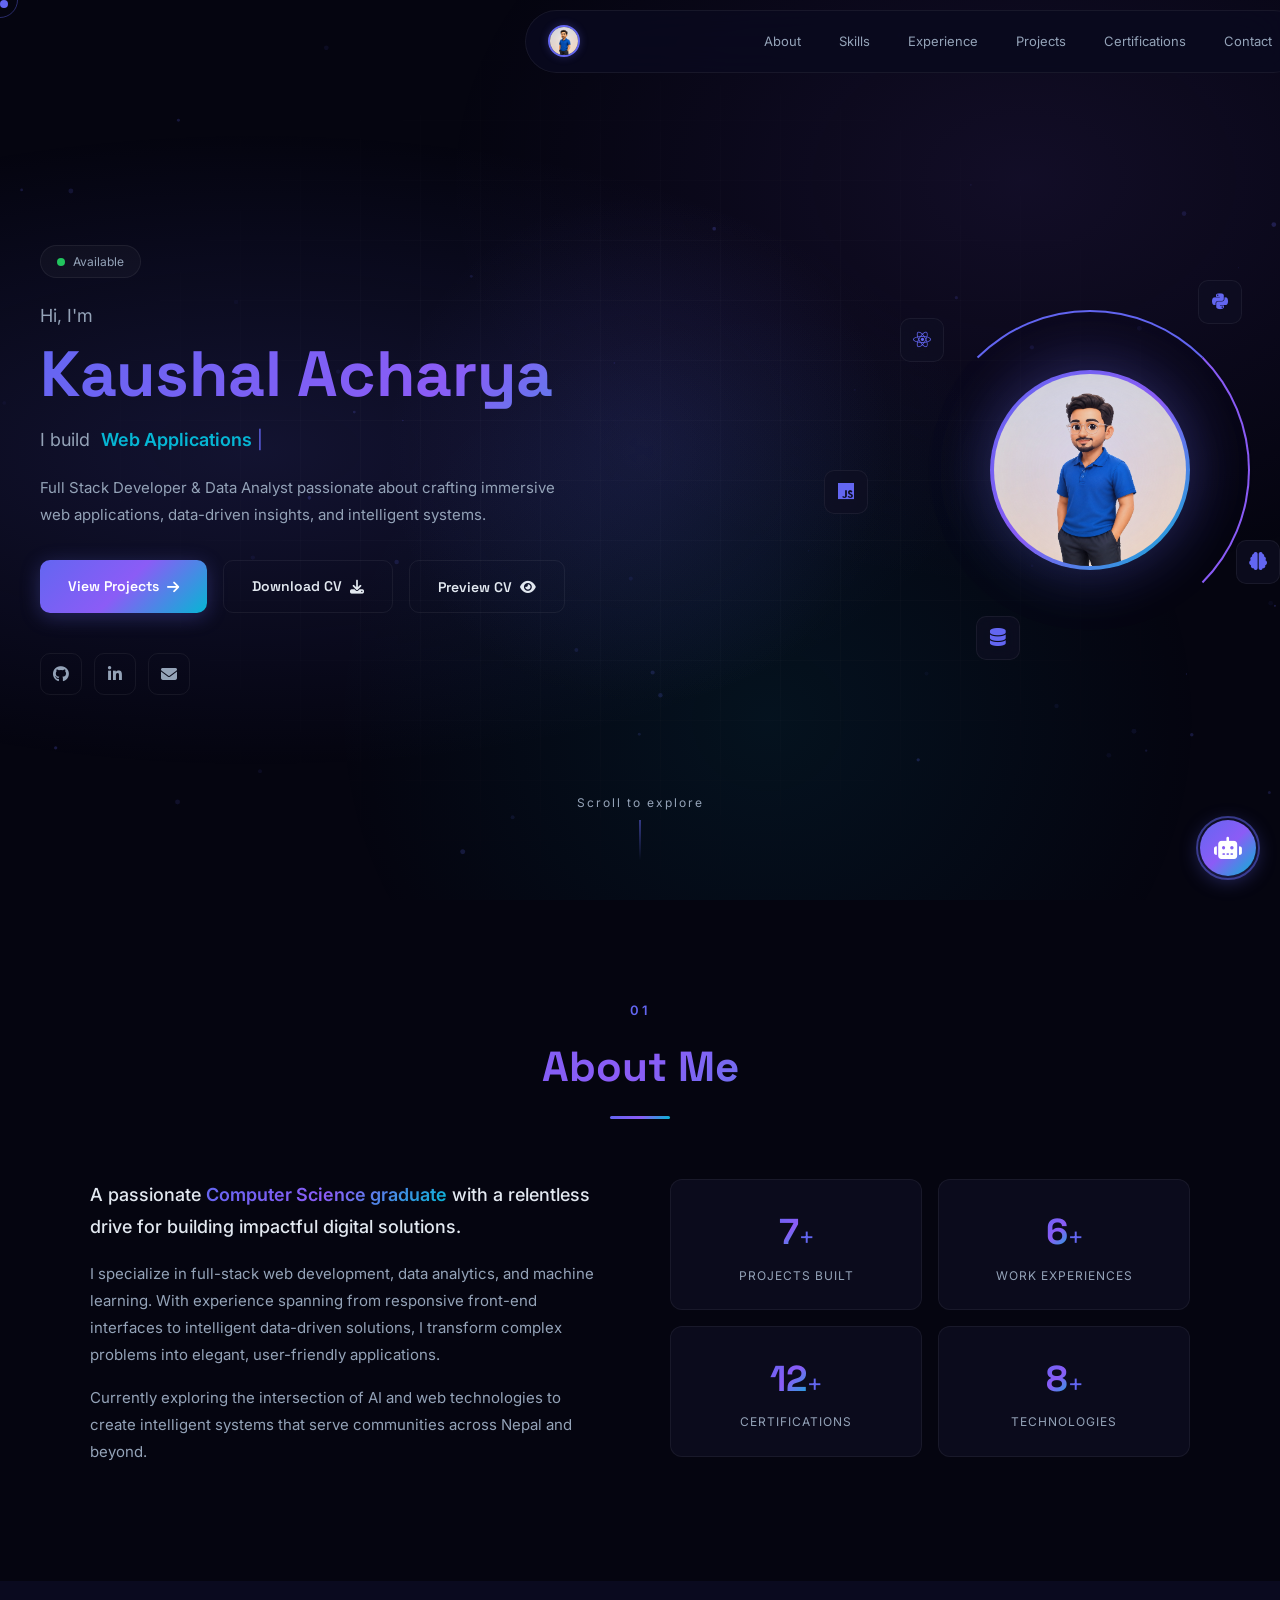
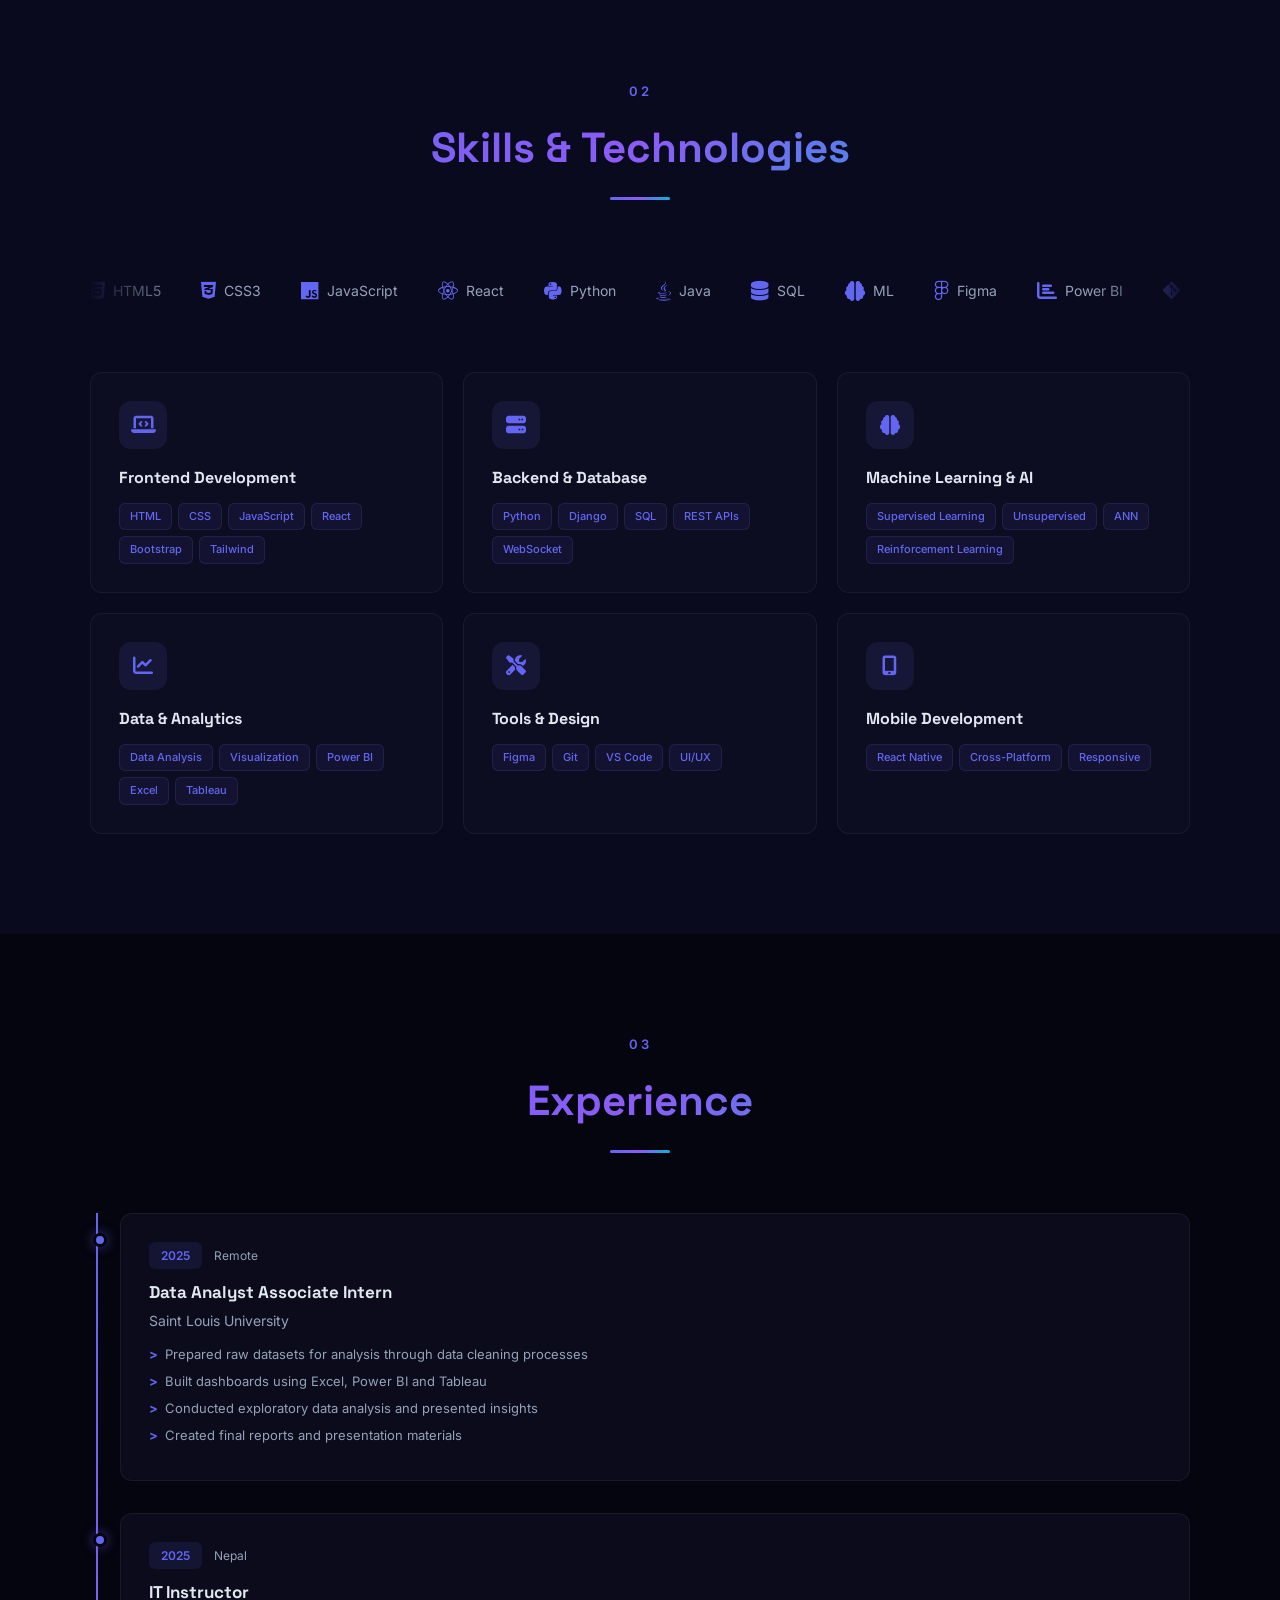
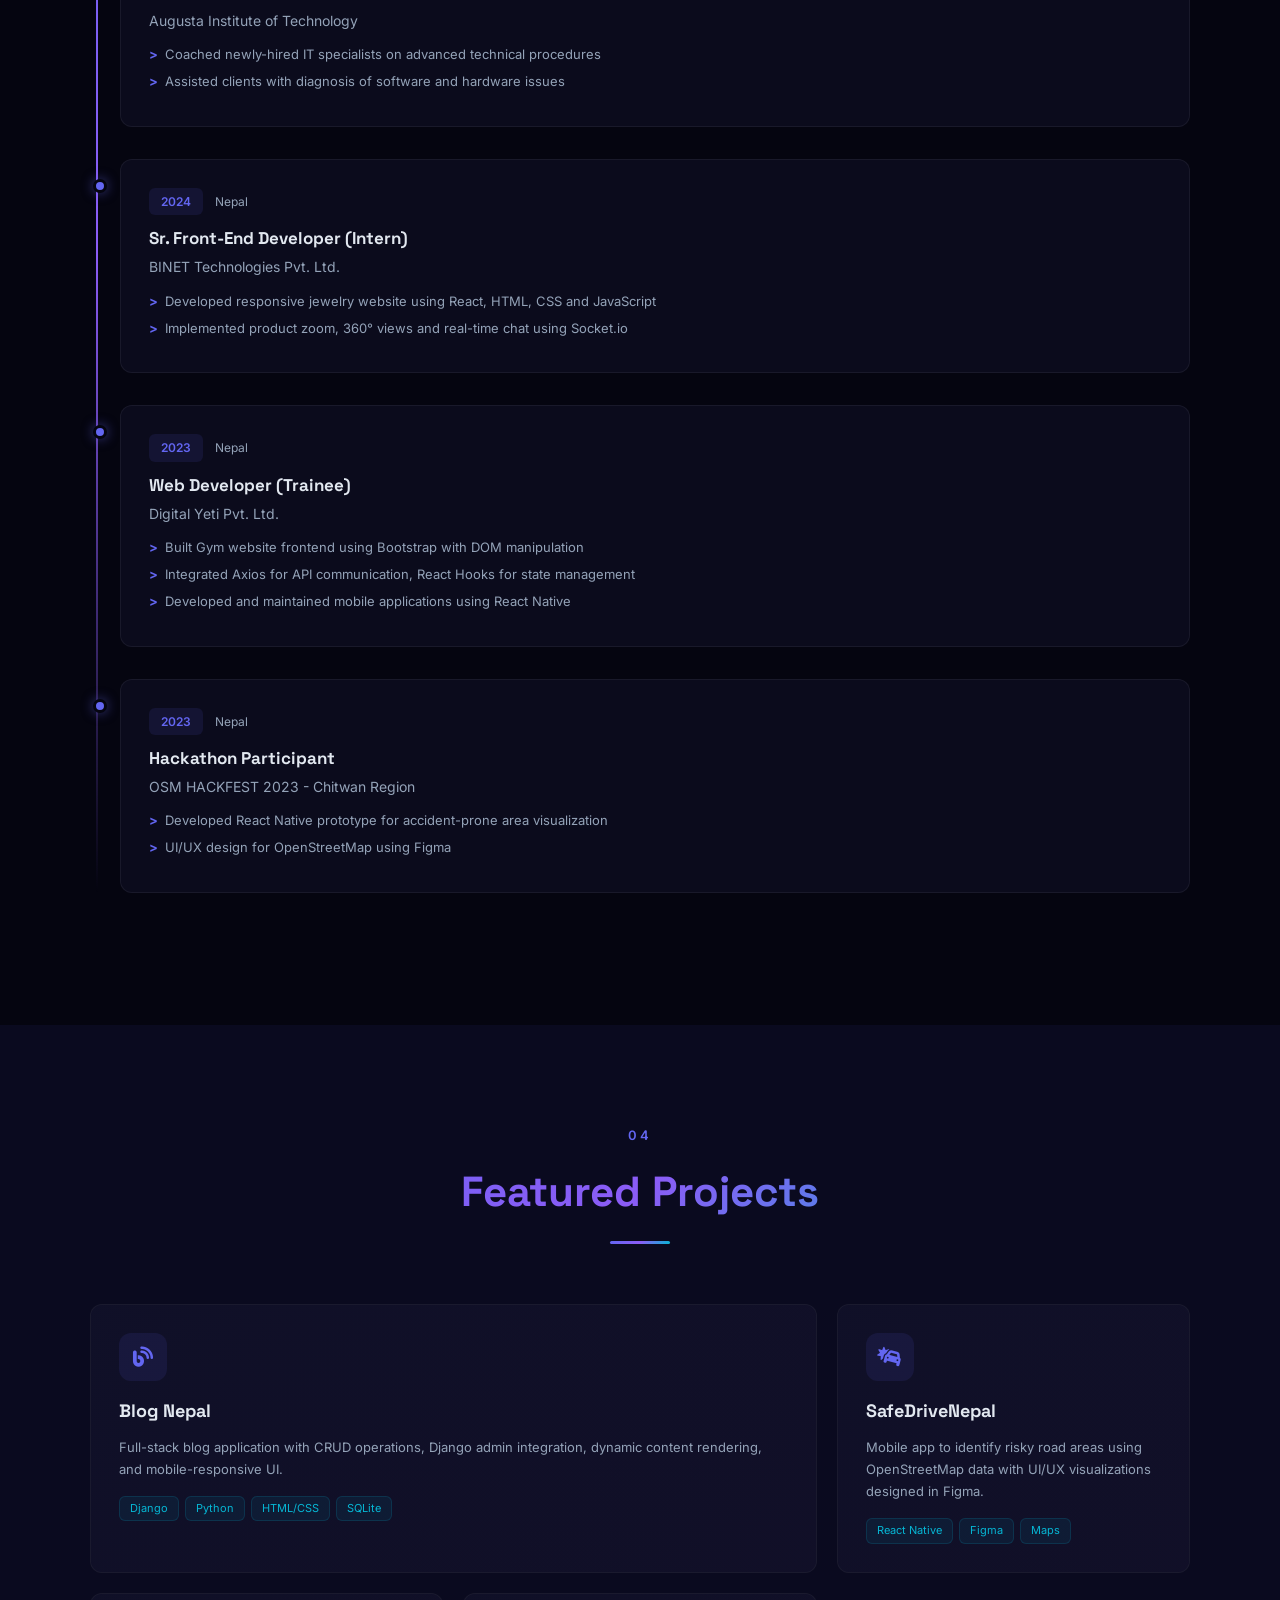
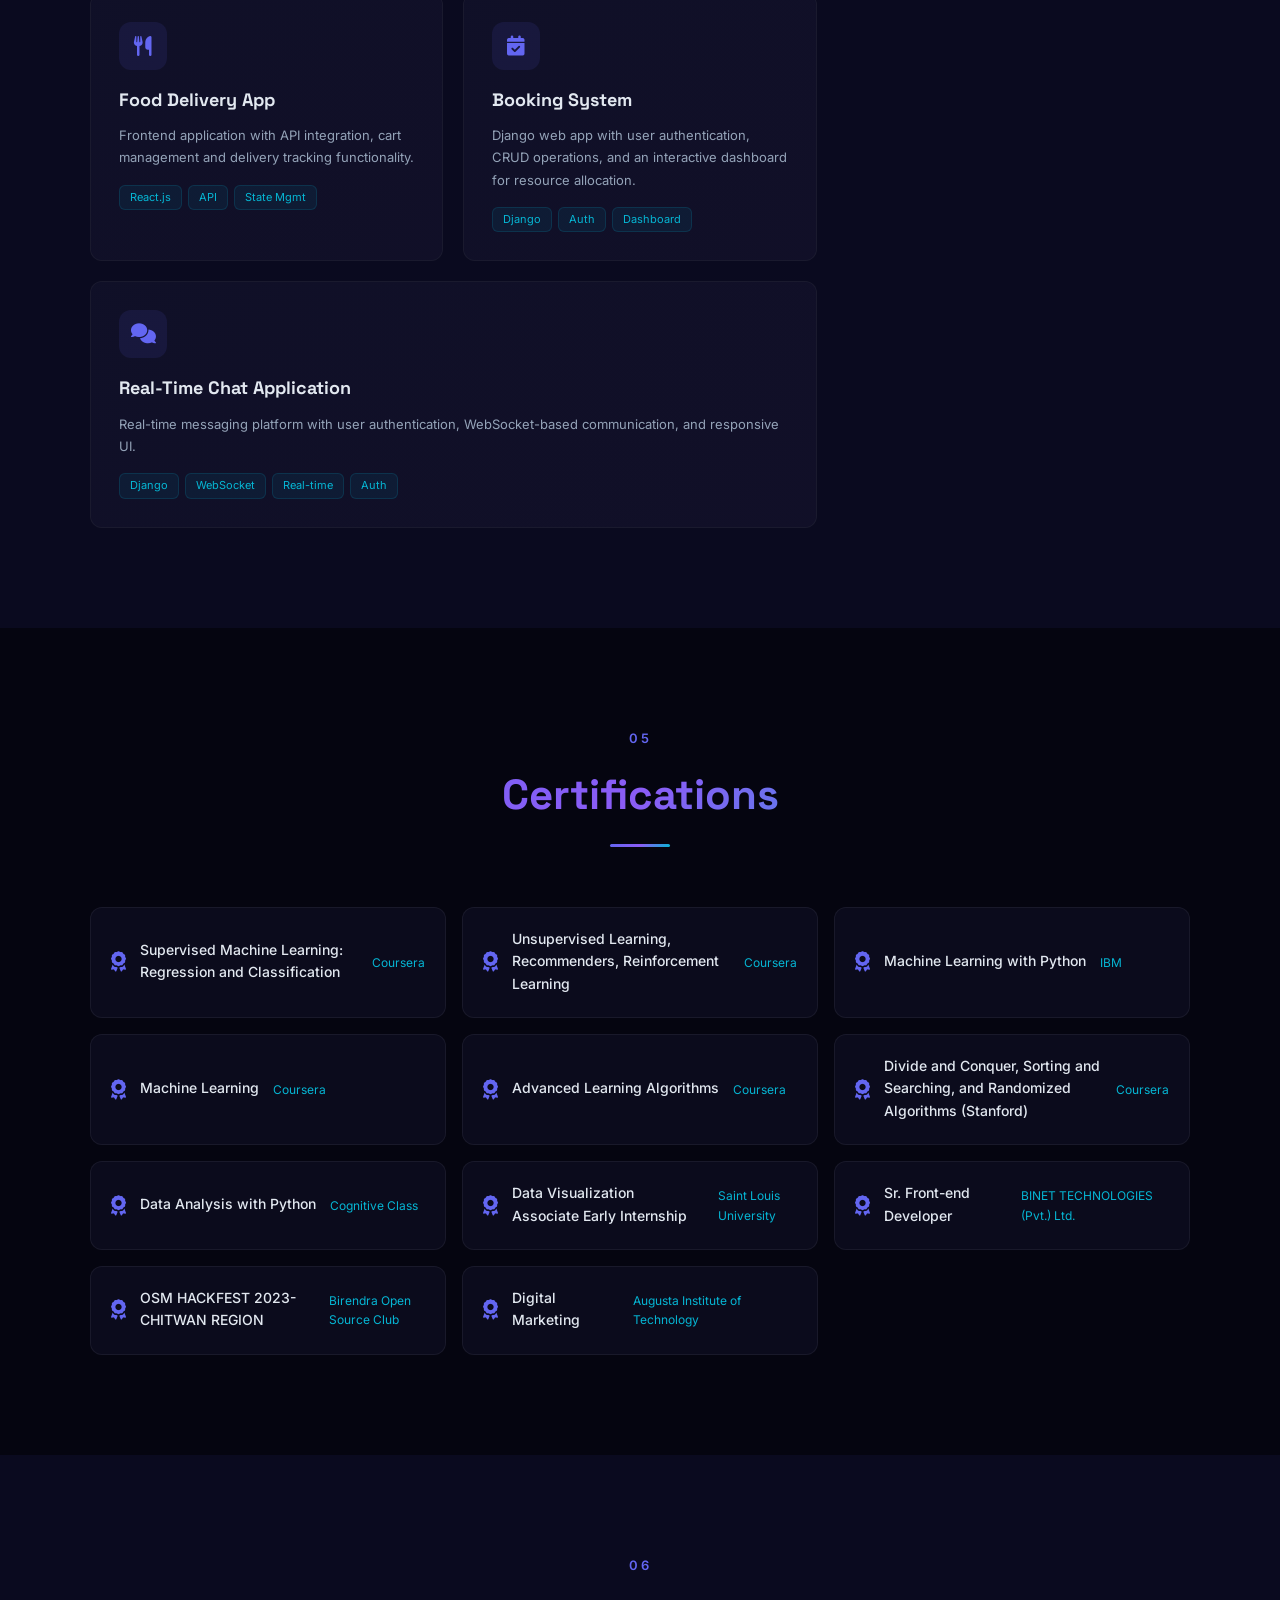
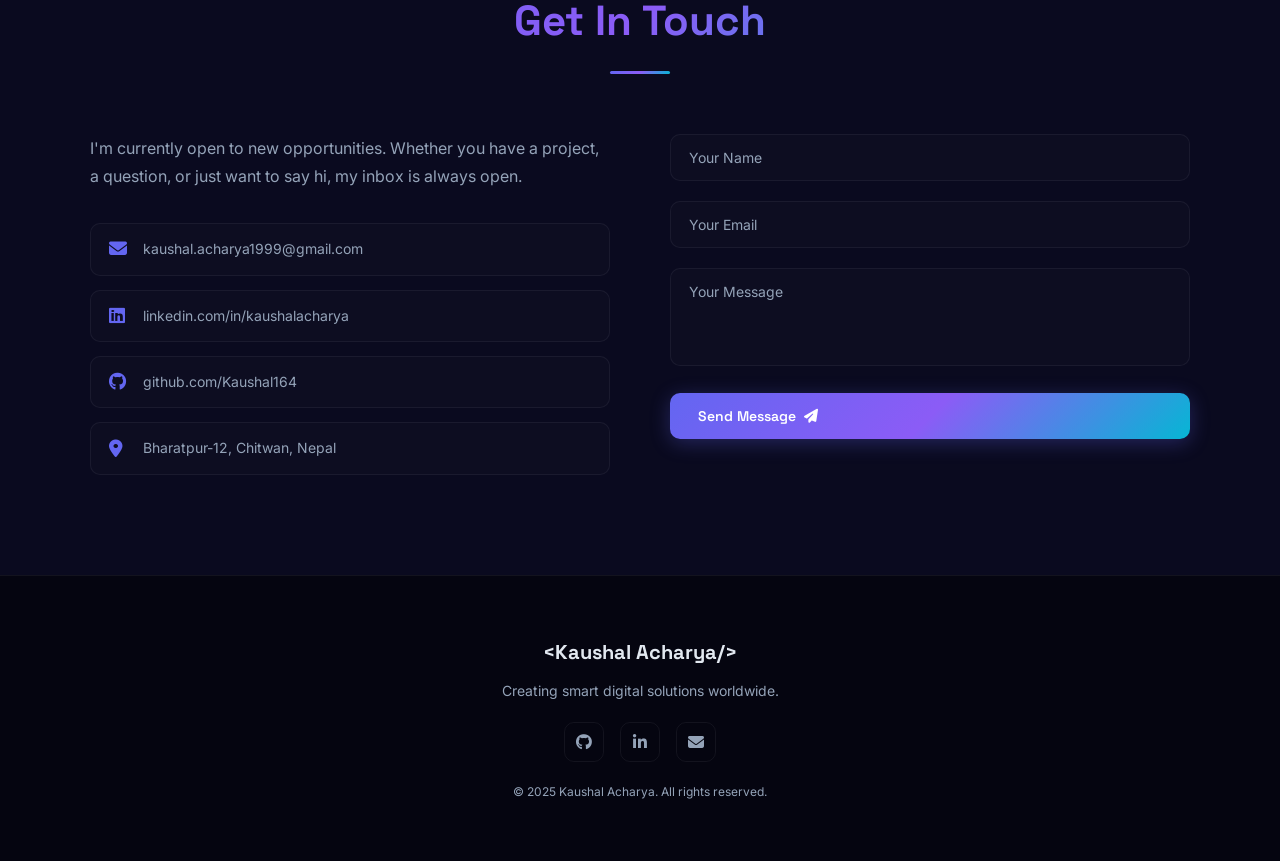
<file: index.html>
<!DOCTYPE html>
<html lang="en" class="dark">
<head>
    <meta charset="UTF-8">
    <meta name="viewport" content="width=device-width, initial-scale=1.0">
    <title>Kaushal Acharya | Software Developer & Data Analyst</title>
    <meta name="description" content="Ultra-premium portfolio of Kaushal Acharya - Full Stack Developer, Data Analyst & ML Enthusiast building impactful digital experiences.">
    <meta name="keywords" content="Kaushal Acharya, Software Developer, Data Analyst, Machine Learning, Nepal, Portfolio">
    <meta property="og:title" content="Kaushal Acharya | Developer Portfolio">
    <meta property="og:description" content="Full Stack Developer & Data Analyst crafting digital experiences">
    <meta property="og:type" content="website">
    <meta property="og:url" content="https://www.kaushalacharya.com.np">
    <link rel="canonical" href="https://www.kaushalacharya.com.np">
    <link rel="preconnect" href="https://fonts.googleapis.com">
    <link rel="preconnect" href="https://fonts.gstatic.com" crossorigin>
    <link href="https://fonts.googleapis.com/css2?family=Space+Grotesk:wght@300;400;500;600;700&family=Inter:wght@300;400;500;600;700;800&display=swap" rel="stylesheet">
    <link rel="stylesheet" href="https://cdnjs.cloudflare.com/ajax/libs/font-awesome/6.5.0/css/all.min.css">
    <link rel="stylesheet" href="styles.css">
</head>
<body>
    <!-- Loading Screen -->
    <div class="loader" id="loader">
        <div class="loader-content">
            <div class="loader-logo"><img src="portfolio/main/static/main/images/profile.jpg" alt="KA" style="width:80px;height:80px;border-radius:50%;object-fit:cover;border:3px solid rgba(99,102,241,0.5)"></div>
            <div class="loader-bar"><div class="loader-progress" id="loaderProgress"></div></div>
            <div class="loader-text">Initializing experience...</div>
        </div>
    </div>

    <!-- Custom Cursor -->
    <div class="cursor-dot" id="cursorDot"></div>
    <div class="cursor-outline" id="cursorOutline"></div>

    <!-- Scroll Progress -->
    <div class="scroll-progress" id="scrollProgress"></div>

    <!-- Floating Particles Background -->
    <canvas id="particlesCanvas"></canvas>

    <!-- Navbar -->
    <nav class="navbar" id="navbar">
        <div class="nav-container">
            <a href="#hero" class="nav-logo">
                <img src="portfolio/main/static/main/images/profile.jpg" alt="KA" class="nav-logo-img">
            </a>
            <div class="nav-links" id="navLinks">
                <a href="#about" class="nav-link">About</a>
                <a href="#skills" class="nav-link">Skills</a>
                <a href="#experience" class="nav-link">Experience</a>
                <a href="#projects" class="nav-link">Projects</a>
                <a href="#certifications" class="nav-link">Certifications</a>
                <a href="#contact" class="nav-link">Contact</a>
            </div>
            <div class="nav-actions">
                <button class="nav-toggle" id="navToggle" aria-label="Menu">
                    <span></span><span></span><span></span>
                </button>
            </div>
        </div>
    </nav>

    <!-- Hero Section -->
    <section class="hero" id="hero">
        <div class="hero-bg">
            <div class="hero-gradient"></div>
            <div class="hero-grid"></div>
            <div class="hero-glow"></div>
        </div>
        <div class="hero-content">
            <div class="hero-text">
                <div class="hero-badge">
                    <span class="badge-dot"></span>
                    <span>Available</span>
                </div>
                <h1 class="hero-title">
                    <span class="title-line">Hi, I'm</span>
                    <span class="title-name">Kaushal Acharya</span>
                </h1>
                <div class="hero-roles">
                    <span class="role-prefix">I build</span>
                    <span class="role-text" id="roleText">Digital Experiences</span>
                    <span class="role-cursor">|</span>
                </div>
                <p class="hero-desc">Full Stack Developer & Data Analyst passionate about crafting immersive web applications, data-driven insights, and intelligent systems.</p>
                <div class="hero-cta">
                    <a href="#projects" class="btn-primary"><span>View Projects</span><i class="fas fa-arrow-right"></i></a>
                    <a href="portfolio/main/static/main/Resume.pdf" download class="btn-secondary"><span>Download CV</span><i class="fas fa-download"></i></a>
                    <button class="btn-secondary" onclick="document.getElementById('resumeModal').classList.add('active')"><span>Preview CV</span><i class="fas fa-eye"></i></button>
                </div>
                <div class="hero-social">
                    <a href="https://github.com/Kaushal164" target="_blank" class="social-link" aria-label="GitHub"><i class="fab fa-github"></i></a>
                    <a href="https://linkedin.com/in/kaushalacharya" target="_blank" class="social-link" aria-label="LinkedIn"><i class="fab fa-linkedin-in"></i></a>
                    <a href="mailto:kaushal.acharya1999@gmail.com" class="social-link" aria-label="Email"><i class="fas fa-envelope"></i></a>
                </div>
            </div>
            <div class="hero-visual">
                <div class="hero-avatar">
                    <div class="avatar-ring"></div>
                    <div class="avatar-glow"></div>
                    <div class="avatar-inner"><img src="portfolio/main/static/main/images/profile.jpg" alt="Kaushal Acharya" class="avatar-img"></div>
                </div>
                <div class="floating-elements">
                    <div class="float-el float-1"><i class="fab fa-react"></i></div>
                    <div class="float-el float-2"><i class="fab fa-python"></i></div>
                    <div class="float-el float-3"><i class="fas fa-brain"></i></div>
                    <div class="float-el float-4"><i class="fas fa-database"></i></div>
                    <div class="float-el float-5"><i class="fab fa-js"></i></div>
                </div>
            </div>
        </div>
        <div class="scroll-indicator">
            <span>Scroll to explore</span>
            <div class="scroll-line"></div>
        </div>
    </section>

    <!-- About Section -->
    <section class="section" id="about">
        <div class="section-container">
            <div class="section-header">
                <span class="section-tag">01</span>
                <h2 class="section-title">About Me</h2>
                <div class="section-line"></div>
            </div>
            <div class="about-content">
                <div class="about-text">
                    <p class="about-intro">A passionate <span class="text-gradient">Computer Science graduate</span> with a relentless drive for building impactful digital solutions.</p>
                    <p>I specialize in full-stack web development, data analytics, and machine learning. With experience spanning from responsive front-end interfaces to intelligent data-driven solutions, I transform complex problems into elegant, user-friendly applications.</p>
                    <p>Currently exploring the intersection of AI and web technologies to create intelligent systems that serve communities across Nepal and beyond.</p>
                </div>
                <div class="about-stats">
                    <div class="stat-card">
                        <span class="stat-number" data-count="7">0</span><span class="stat-plus">+</span>
                        <span class="stat-label">Projects Built</span>
                    </div>
                    <div class="stat-card">
                        <span class="stat-number" data-count="6">0</span><span class="stat-plus">+</span>
                        <span class="stat-label">Work Experiences</span>
                    </div>
                    <div class="stat-card">
                        <span class="stat-number" data-count="12">0</span><span class="stat-plus">+</span>
                        <span class="stat-label">Certifications</span>
                    </div>
                    <div class="stat-card">
                        <span class="stat-number" data-count="8">0</span><span class="stat-plus">+</span>
                        <span class="stat-label">Technologies</span>
                    </div>
                </div>
            </div>
        </div>
    </section>

    <!-- Skills Section -->
    <section class="section section-alt" id="skills">
        <div class="section-container">
            <div class="section-header">
                <span class="section-tag">02</span>
                <h2 class="section-title">Skills & Technologies</h2>
                <div class="section-line"></div>
            </div>
            <div class="skills-marquee">
                <div class="marquee-track">
                    <div class="marquee-item"><i class="fab fa-html5"></i><span>HTML5</span></div>
                    <div class="marquee-item"><i class="fab fa-css3-alt"></i><span>CSS3</span></div>
                    <div class="marquee-item"><i class="fab fa-js"></i><span>JavaScript</span></div>
                    <div class="marquee-item"><i class="fab fa-react"></i><span>React</span></div>
                    <div class="marquee-item"><i class="fab fa-python"></i><span>Python</span></div>
                    <div class="marquee-item"><i class="fab fa-java"></i><span>Java</span></div>
                    <div class="marquee-item"><i class="fas fa-database"></i><span>SQL</span></div>
                    <div class="marquee-item"><i class="fas fa-brain"></i><span>ML</span></div>
                    <div class="marquee-item"><i class="fab fa-figma"></i><span>Figma</span></div>
                    <div class="marquee-item"><i class="fas fa-chart-bar"></i><span>Power BI</span></div>
                    <div class="marquee-item"><i class="fab fa-git-alt"></i><span>Git</span></div>
                    <div class="marquee-item"><i class="fab fa-node-js"></i><span>Django</span></div>
                    <div class="marquee-item"><i class="fab fa-html5"></i><span>HTML5</span></div>
                    <div class="marquee-item"><i class="fab fa-css3-alt"></i><span>CSS3</span></div>
                    <div class="marquee-item"><i class="fab fa-js"></i><span>JavaScript</span></div>
                    <div class="marquee-item"><i class="fab fa-react"></i><span>React</span></div>
                    <div class="marquee-item"><i class="fab fa-python"></i><span>Python</span></div>
                    <div class="marquee-item"><i class="fab fa-java"></i><span>Java</span></div>
                </div>
            </div>
            <div class="skills-grid">
                <div class="skill-card" data-category="frontend">
                    <div class="skill-card-glow"></div>
                    <div class="skill-card-icon"><i class="fas fa-laptop-code"></i></div>
                    <h3>Frontend Development</h3>
                    <div class="skill-tags">
                        <span>HTML</span><span>CSS</span><span>JavaScript</span><span>React</span><span>Bootstrap</span><span>Tailwind</span>
                    </div>
                </div>
                <div class="skill-card" data-category="backend">
                    <div class="skill-card-glow"></div>
                    <div class="skill-card-icon"><i class="fas fa-server"></i></div>
                    <h3>Backend & Database</h3>
                    <div class="skill-tags">
                        <span>Python</span><span>Django</span><span>SQL</span><span>REST APIs</span><span>WebSocket</span>
                    </div>
                </div>
                <div class="skill-card" data-category="ml">
                    <div class="skill-card-glow"></div>
                    <div class="skill-card-icon"><i class="fas fa-brain"></i></div>
                    <h3>Machine Learning & AI</h3>
                    <div class="skill-tags">
                        <span>Supervised Learning</span><span>Unsupervised</span><span>ANN</span><span>Reinforcement Learning</span>
                    </div>
                </div>
                <div class="skill-card" data-category="data">
                    <div class="skill-card-glow"></div>
                    <div class="skill-card-icon"><i class="fas fa-chart-line"></i></div>
                    <h3>Data & Analytics</h3>
                    <div class="skill-tags">
                        <span>Data Analysis</span><span>Visualization</span><span>Power BI</span><span>Excel</span><span>Tableau</span>
                    </div>
                </div>
                <div class="skill-card" data-category="tools">
                    <div class="skill-card-glow"></div>
                    <div class="skill-card-icon"><i class="fas fa-tools"></i></div>
                    <h3>Tools & Design</h3>
                    <div class="skill-tags">
                        <span>Figma</span><span>Git</span><span>VS Code</span><span>UI/UX</span>
                    </div>
                </div>
                <div class="skill-card" data-category="mobile">
                    <div class="skill-card-glow"></div>
                    <div class="skill-card-icon"><i class="fas fa-mobile-alt"></i></div>
                    <h3>Mobile Development</h3>
                    <div class="skill-tags">
                        <span>React Native</span><span>Cross-Platform</span><span>Responsive</span>
                    </div>
                </div>
            </div>
        </div>
    </section>

    <!-- Experience Section -->
    <section class="section" id="experience">
        <div class="section-container">
            <div class="section-header">
                <span class="section-tag">03</span>
                <h2 class="section-title">Experience</h2>
                <div class="section-line"></div>
            </div>
            <div class="timeline">
                <div class="timeline-item">
                    <div class="timeline-dot"></div>
                    <div class="timeline-card">
                        <div class="timeline-meta"><span class="timeline-date">2025</span><span class="timeline-location">Remote</span></div>
                        <h3>Data Analyst Associate Intern</h3>
                        <h4>Saint Louis University</h4>
                        <ul>
                            <li>Prepared raw datasets for analysis through data cleaning processes</li>
                            <li>Built dashboards using Excel, Power BI and Tableau</li>
                            <li>Conducted exploratory data analysis and presented insights</li>
                            <li>Created final reports and presentation materials</li>
                        </ul>
                    </div>
                </div>
                <div class="timeline-item">
                    <div class="timeline-dot"></div>
                    <div class="timeline-card">
                        <div class="timeline-meta"><span class="timeline-date">2025</span><span class="timeline-location">Nepal</span></div>
                        <h3>IT Instructor</h3>
                        <h4>Augusta Institute of Technology</h4>
                        <ul>
                            <li>Coached newly-hired IT specialists on advanced technical procedures</li>
                            <li>Assisted clients with diagnosis of software and hardware issues</li>
                        </ul>
                    </div>
                </div>
                <div class="timeline-item">
                    <div class="timeline-dot"></div>
                    <div class="timeline-card">
                        <div class="timeline-meta"><span class="timeline-date">2024</span><span class="timeline-location">Nepal</span></div>
                        <h3>Sr. Front-End Developer (Intern)</h3>
                        <h4>BINET Technologies Pvt. Ltd.</h4>
                        <ul>
                            <li>Developed responsive jewelry website using React, HTML, CSS and JavaScript</li>
                            <li>Implemented product zoom, 360° views and real-time chat using Socket.io</li>
                        </ul>
                    </div>
                </div>
                <div class="timeline-item">
                    <div class="timeline-dot"></div>
                    <div class="timeline-card">
                        <div class="timeline-meta"><span class="timeline-date">2023</span><span class="timeline-location">Nepal</span></div>
                        <h3>Web Developer (Trainee)</h3>
                        <h4>Digital Yeti Pvt. Ltd.</h4>
                        <ul>
                            <li>Built Gym website frontend using Bootstrap with DOM manipulation</li>
                            <li>Integrated Axios for API communication, React Hooks for state management</li>
                            <li>Developed and maintained mobile applications using React Native</li>
                        </ul>
                    </div>
                </div>
                <div class="timeline-item">
                    <div class="timeline-dot"></div>
                    <div class="timeline-card">
                        <div class="timeline-meta"><span class="timeline-date">2023</span><span class="timeline-location">Nepal</span></div>
                        <h3>Hackathon Participant</h3>
                        <h4>OSM HACKFEST 2023 - Chitwan Region</h4>
                        <ul>
                            <li>Developed React Native prototype for accident-prone area visualization</li>
                            <li>UI/UX design for OpenStreetMap using Figma</li>
                        </ul>
                    </div>
                </div>
            </div>
        </div>
    </section>

    <!-- Projects Section -->
    <section class="section section-alt" id="projects">
        <div class="section-container">
            <div class="section-header">
                <span class="section-tag">04</span>
                <h2 class="section-title">Featured Projects</h2>
                <div class="section-line"></div>
            </div>
            <div class="projects-grid">
                <div class="project-card project-featured">
                    <div class="project-card-bg"></div>
                    <div class="project-content">
                        <div class="project-icon"><i class="fas fa-blog"></i></div>
                        <h3>Blog Nepal</h3>
                        <p>Full-stack blog application with CRUD operations, Django admin integration, dynamic content rendering, and mobile-responsive UI.</p>
                        <div class="project-tags"><span>Django</span><span>Python</span><span>HTML/CSS</span><span>SQLite</span></div>
                    </div>
                </div>
                <div class="project-card">
                    <div class="project-card-bg"></div>
                    <div class="project-content">
                        <div class="project-icon"><i class="fas fa-car-crash"></i></div>
                        <h3>SafeDriveNepal</h3>
                        <p>Mobile app to identify risky road areas using OpenStreetMap data with UI/UX visualizations designed in Figma.</p>
                        <div class="project-tags"><span>React Native</span><span>Figma</span><span>Maps</span></div>
                    </div>
                </div>
                <div class="project-card">
                    <div class="project-card-bg"></div>
                    <div class="project-content">
                        <div class="project-icon"><i class="fas fa-utensils"></i></div>
                        <h3>Food Delivery App</h3>
                        <p>Frontend application with API integration, cart management and delivery tracking functionality.</p>
                        <div class="project-tags"><span>React.js</span><span>API</span><span>State Mgmt</span></div>
                    </div>
                </div>
                <div class="project-card">
                    <div class="project-card-bg"></div>
                    <div class="project-content">
                        <div class="project-icon"><i class="fas fa-calendar-check"></i></div>
                        <h3>Booking System</h3>
                        <p>Django web app with user authentication, CRUD operations, and an interactive dashboard for resource allocation.</p>
                        <div class="project-tags"><span>Django</span><span>Auth</span><span>Dashboard</span></div>
                    </div>
                </div>
                <div class="project-card project-featured">
                    <div class="project-card-bg"></div>
                    <div class="project-content">
                        <div class="project-icon"><i class="fas fa-comments"></i></div>
                        <h3>Real-Time Chat Application</h3>
                        <p>Real-time messaging platform with user authentication, WebSocket-based communication, and responsive UI.</p>
                        <div class="project-tags"><span>Django</span><span>WebSocket</span><span>Real-time</span><span>Auth</span></div>
                    </div>
                </div>
            </div>
        </div>
    </section>

    <!-- Certifications Section -->
    <section class="section" id="certifications">
        <div class="section-container">
            <div class="section-header">
                <span class="section-tag">05</span>
                <h2 class="section-title">Certifications</h2>
                <div class="section-line"></div>
            </div>
            <div class="certs-grid">
                <div class="cert-card"><div class="cert-icon"><i class="fas fa-award"></i></div><h4>Supervised Machine Learning: Regression and Classification</h4><span>Coursera</span></div>
                <div class="cert-card"><div class="cert-icon"><i class="fas fa-award"></i></div><h4>Unsupervised Learning, Recommenders, Reinforcement Learning</h4><span>Coursera</span></div>
                <div class="cert-card"><div class="cert-icon"><i class="fas fa-award"></i></div><h4>Machine Learning with Python</h4><span>IBM</span></div>
                <div class="cert-card"><div class="cert-icon"><i class="fas fa-award"></i></div><h4>Machine Learning</h4><span>Coursera</span></div>
                <div class="cert-card"><div class="cert-icon"><i class="fas fa-award"></i></div><h4>Advanced Learning Algorithms</h4><span>Coursera</span></div>
                <div class="cert-card"><div class="cert-icon"><i class="fas fa-award"></i></div><h4>Divide and Conquer, Sorting and Searching, and Randomized Algorithms (Stanford)</h4><span>Coursera</span></div>
                <div class="cert-card"><div class="cert-icon"><i class="fas fa-award"></i></div><h4>Data Analysis with Python</h4><span>Cognitive Class</span></div>
                <div class="cert-card"><div class="cert-icon"><i class="fas fa-award"></i></div><h4>Data Visualization Associate Early Internship</h4><span>Saint Louis University</span></div>
                <div class="cert-card"><div class="cert-icon"><i class="fas fa-award"></i></div><h4>Sr. Front-end Developer</h4><span>BINET TECHNOLOGIES (Pvt.) Ltd.</span></div>
                <div class="cert-card"><div class="cert-icon"><i class="fas fa-award"></i></div><h4>OSM HACKFEST 2023- CHITWAN REGION</h4><span>Birendra Open Source Club</span></div>
                <div class="cert-card"><div class="cert-icon"><i class="fas fa-award"></i></div><h4>Digital Marketing</h4><span>Augusta Institute of Technology</span></div>
            </div>
        </div>
    </section>

    <!-- Contact Section -->
    <section class="section section-alt" id="contact">
        <div class="section-container">
            <div class="section-header">
                <span class="section-tag">06</span>
                <h2 class="section-title">Get In Touch</h2>
                <div class="section-line"></div>
            </div>
            <div class="contact-content">
                <div class="contact-info">
                    <p class="contact-desc">I'm currently open to new opportunities. Whether you have a project, a question, or just want to say hi, my inbox is always open.</p>
                    <div class="contact-links">
                        <a href="mailto:kaushal.acharya1999@gmail.com" class="contact-link"><i class="fas fa-envelope"></i><span>kaushal.acharya1999@gmail.com</span></a>
                        <a href="https://linkedin.com/in/kaushalacharya" target="_blank" class="contact-link"><i class="fab fa-linkedin"></i><span>linkedin.com/in/kaushalacharya</span></a>
                        <a href="https://github.com/Kaushal164" target="_blank" class="contact-link"><i class="fab fa-github"></i><span>github.com/Kaushal164</span></a>
                        <div class="contact-link"><i class="fas fa-map-marker-alt"></i><span>Bharatpur-12, Chitwan, Nepal</span></div>
                    </div>
                </div>
                <form class="contact-form" id="contactForm">
                    <div class="form-group">
                        <input type="text" id="name" placeholder="Your Name" required>
                        <div class="form-line"></div>
                    </div>
                    <div class="form-group">
                        <input type="email" id="email" placeholder="Your Email" required>
                        <div class="form-line"></div>
                    </div>
                    <div class="form-group">
                        <textarea id="message" placeholder="Your Message" rows="4" required></textarea>
                        <div class="form-line"></div>
                    </div>
                    <button type="submit" class="btn-primary"><span>Send Message</span><i class="fas fa-paper-plane"></i></button>
                </form>
            </div>
        </div>
    </section>

    <!-- Footer -->
    <footer class="footer">
        <div class="footer-content">
            <div class="footer-brand">
                <span class="logo-bracket">&lt;</span>Kaushal Acharya<span class="logo-bracket">/&gt;</span>
            </div>
            <p class="footer-text">Creating smart digital solutions worldwide.</p>
            <div class="footer-social">
                <a href="https://github.com/Kaushal164" target="_blank"><i class="fab fa-github"></i></a>
                <a href="https://linkedin.com/in/kaushalacharya" target="_blank"><i class="fab fa-linkedin-in"></i></a>
                <a href="mailto:kaushal.acharya1999@gmail.com"><i class="fas fa-envelope"></i></a>
            </div>
            <p class="footer-copy">&copy; 2025 Kaushal Acharya. All rights reserved.</p>
        </div>
    </footer>

    <!-- Bottom Right Fixed Buttons -->
    <div class="bottom-fixed-buttons">
        <button class="scroll-top" id="scrollTop"><i class="fas fa-arrow-up"></i></button>
        <div class="ai-toggle" id="aiToggle">
            <div class="ai-pulse"></div>
            <i class="fas fa-robot"></i>
        </div>
    </div>
    <div class="ai-panel" id="aiPanel">
        <div class="ai-header">
            <div class="ai-avatar"><span>KA</span><div class="ai-status"></div></div>
            <div class="ai-info"><span class="ai-name">Kaushal's AI</span><span class="ai-online">Online</span></div>
            <button class="ai-close" id="aiClose"><i class="fas fa-times"></i></button>
        </div>
        <div class="ai-messages" id="aiMessages">
            <div class="ai-msg bot">
                <div class="ai-msg-content">Hi! 👋 I'm Kaushal's assistant. I can help you explore his projects, skills, experience, and services. What would you like to know?</div>
                <span class="ai-msg-time"></span>
            </div>
        </div>
        <div class="ai-suggestions">
            <button class="ai-suggestion" data-q="What technologies does Kaushal use?">Tech Stack</button>
            <button class="ai-suggestion" data-q="Show me recent projects">Projects</button>
            <button class="ai-suggestion" data-q="Show me his qualification">Education</button>
            <button class="ai-suggestion" data-q="Tell me about his experience">Experience</button>
            <button class="ai-suggestion" data-q="How can I contact him?">Contact</button>
            <button class="ai-suggestion" data-q="Show GitHub profile">GitHub</button>
        </div>
        <div class="ai-input-area">
            <input type="text" class="ai-input" id="aiInput" placeholder="Ask me anything..." autocomplete="off">
            <button class="ai-send" id="aiSend"><i class="fas fa-paper-plane"></i></button>
        </div>
    </div>

    <!-- Resume Preview Modal -->
    <div class="resume-modal" id="resumeModal">
        <div class="resume-modal-overlay" onclick="document.getElementById('resumeModal').classList.remove('active')"></div>
        <div class="resume-modal-content">
            <div class="resume-modal-header">
                <h3><i class="fas fa-file-pdf"></i> Kaushal Acharya - Resume</h3>
                <div class="resume-modal-actions">
                    <a href="portfolio/main/static/main/Resume.pdf" download class="btn-primary" style="padding:8px 16px;font-size:12px"><i class="fas fa-download"></i> Download</a>
                    <button class="resume-modal-close" onclick="document.getElementById('resumeModal').classList.remove('active')"><i class="fas fa-times"></i></button>
                </div>
            </div>
            <div class="resume-modal-body">
                <iframe src="portfolio/main/static/main/Resume.pdf" width="100%" height="100%" frameborder="0"></iframe>
            </div>
        </div>
    </div>

    <script src="script.js"></script>
</body>
</html>
</file>
<file: styles.css>
/* ===== ROOT & RESETS ===== */
:root{--bg:#050510;--bg-alt:#0a0a1f;--surface:rgba(15,15,35,0.7);--glass:rgba(255,255,255,0.03);--border:rgba(255,255,255,0.06);--text:#e2e8f0;--text-dim:#94a3b8;--accent:#6366f1;--accent2:#8b5cf6;--cyan:#06b6d4;--gradient:linear-gradient(135deg,#6366f1,#8b5cf6,#06b6d4);--glow:0 0 30px rgba(99,102,241,0.3);--font:'Space Grotesk',sans-serif;--font2:'Inter',sans-serif;--radius:12px;--transition:0.3s cubic-bezier(0.4,0,0.2,1)}
*{margin:0;padding:0;box-sizing:border-box}
html{scroll-behavior:smooth;scroll-padding-top:80px}
body{font-family:var(--font2);background:var(--bg);color:var(--text);overflow-x:hidden;line-height:1.6}
::selection{background:var(--accent);color:#fff}
a{text-decoration:none;color:inherit}
ul{list-style:none}
img{max-width:100%}

/* ===== LOADER ===== */
.loader{position:fixed;inset:0;z-index:10000;background:var(--bg);display:flex;align-items:center;justify-content:center;transition:opacity .6s,visibility .6s}
.loader.hidden{opacity:0;visibility:hidden;pointer-events:none}
.loader-content{text-align:center}
.loader-logo{font-family:var(--font);font-size:48px;font-weight:700;background:var(--gradient);-webkit-background-clip:text;-webkit-text-fill-color:transparent;margin-bottom:30px;animation:pulse 1.5s ease infinite}
.loader-bar{width:200px;height:3px;background:var(--border);border-radius:10px;overflow:hidden;margin:0 auto 16px}
.loader-progress{height:100%;background:var(--gradient);border-radius:10px;width:0;transition:width .3s}
.loader-text{color:var(--text-dim);font-size:13px;letter-spacing:2px;text-transform:uppercase}

/* ===== CURSOR ===== */
.cursor-dot{width:8px;height:8px;background:var(--accent);border-radius:50%;position:fixed;pointer-events:none;z-index:9999;transition:transform .1s}
.cursor-outline{width:36px;height:36px;border:1.5px solid rgba(99,102,241,.4);border-radius:50%;position:fixed;pointer-events:none;z-index:9998;transition:transform .15s,width .3s,height .3s,border-color .3s}
.cursor-outline.hover{width:50px;height:50px;border-color:var(--cyan)}
@media(max-width:768px){.cursor-dot,.cursor-outline{display:none}}

/* ===== SCROLL PROGRESS ===== */
.scroll-progress{position:fixed;top:0;left:0;height:3px;background:var(--gradient);z-index:9997;width:0;transition:width .05s}

/* ===== PARTICLES ===== */
#particlesCanvas{position:fixed;inset:0;z-index:0;pointer-events:none;opacity:.4}

/* ===== NAVBAR ===== */

.navbar{
  position: fixed;
  top: 10px;
  right: -25px;
  width: 780px;
  z-index: 1000;

  background: rgba(10,10,30,.88);
  backdrop-filter: blur(20px);

  border: 1px solid var(--border);
  border-radius: 40px;

  padding: 12px 22px;
  box-sizing: border-box;

  transition: all .4s;
  opacity: 1;
  overflow: visible;
}

.navbar.visible{
  opacity: 1;
  transform: translateY(0);
}

.navbar.scrolled{
  background: rgba(5,5,16,.96);
  box-shadow: var(--glow);
}

.nav-container{
  display: flex;
  align-items: center;
  justify-content: space-between;
  width: 100%;
}

.nav-logo{
  display: flex;
  align-items: center;
  gap: 8px;
  flex-shrink: 0;
}

.nav-logo-img{
  width: 32px;
  height: 32px;
  border-radius: 50%;
  object-fit: cover;
  border: 2px solid var(--accent);
  box-shadow: 0 0 8px rgba(99,102,241,.3);
}

.nav-links{
  display: flex;
  flex-direction: row;
  align-items: center;
  justify-content: flex-end;

  flex: 1;
  gap: 18px;

  margin-left: -2px;

  overflow: visible;
  flex-wrap: nowrap;
}

.nav-link{
  font-size: 13px;
  padding: 8px 10px;
  border-radius: 8px;
  color: var(--text-dim);
  transition: all .3s;
  position: relative;
  white-space: nowrap;
}

.nav-link:hover,
.nav-link.active{
  color: var(--text);
  background: var(--glass);
}

.nav-link.active::after{
  content: '';
  position: absolute;
  bottom: 4px;
  left: 50%;
  transform: translateX(-50%);
  width: 16px;
  height: 2px;
  background: var(--accent);
  border-radius: 2px;
}

.nav-actions{
  display: flex;
  align-items: center;
  gap: 10px;
  flex-shrink: 0;
}

.nav-toggle{
  display: none;
  background: none;
  border: none;
  cursor: pointer;
  padding: 8px;
}

.nav-toggle span{
  display: block;
  width: 22px;
  height: 2px;
  background: var(--text);
  margin: 5px 0;
  transition: .3s;
  border-radius: 2px;
}

.nav-toggle{
  display: none;
}

/* ===== HERO ===== */
.hero{position:relative;min-height:100vh;display:flex;align-items:center;padding:120px 40px 80px;overflow:hidden}
.hero-bg{position:absolute;inset:0;z-index:0}
.hero-gradient{position:absolute;inset:0;background:radial-gradient(ellipse at 20% 50%,rgba(99,102,241,.15) 0%,transparent 50%),radial-gradient(ellipse at 80% 20%,rgba(139,92,246,.1) 0%,transparent 40%),radial-gradient(ellipse at 60% 80%,rgba(6,182,212,.08) 0%,transparent 40%)}
.hero-grid{position:absolute;inset:0;background-image:linear-gradient(rgba(255,255,255,.02) 1px,transparent 1px),linear-gradient(90deg,rgba(255,255,255,.02) 1px,transparent 1px);background-size:60px 60px;mask-image:radial-gradient(ellipse at center,black 30%,transparent 70%)}
.hero-glow{position:absolute;top:50%;left:50%;width:600px;height:600px;transform:translate(-50%,-50%);background:radial-gradient(circle,rgba(99,102,241,.12),transparent 60%);animation:breathe 6s ease infinite}
.hero-content{max-width:1200px;margin:0 auto;display:flex;align-items:center;justify-content:space-between;gap:80px;position:relative;z-index:1;width:100%}
.hero-text{flex:1}
.hero-badge{display:inline-flex;align-items:center;gap:8px;background:var(--glass);border:1px solid var(--border);padding:6px 16px;border-radius:20px;font-size:12px;color:var(--text-dim);margin-bottom:24px}
.badge-dot{width:8px;height:8px;background:#22c55e;border-radius:50%;animation:pulse 2s infinite}
.hero-title{margin-bottom:16px}
.title-line{display:block;font-size:18px;color:var(--text-dim);font-weight:400;margin-bottom:8px}
.title-name{display:block;font-family:var(--font);font-size:clamp(36px,5vw,64px);font-weight:700;background:var(--gradient);-webkit-background-clip:text;-webkit-text-fill-color:transparent;line-height:1.1}
.hero-roles{margin-bottom:20px;font-size:18px;color:var(--text-dim)}
.role-prefix{margin-right:6px}
.role-text{color:var(--cyan);font-weight:600}
.role-cursor{color:var(--accent);animation:blink 1s step-end infinite}
.hero-desc{font-size:15px;color:var(--text-dim);max-width:520px;line-height:1.8;margin-bottom:32px}
.hero-cta{display:flex;gap:16px;flex-wrap:wrap;margin-bottom:40px}
.btn-primary{display:inline-flex;align-items:center;gap:8px;padding:14px 28px;background:var(--gradient);color:#fff;border-radius:10px;font-weight:600;font-size:14px;transition:all .3s;box-shadow:0 4px 20px rgba(99,102,241,.3);border:none;cursor:pointer;font-family:var(--font)}
.btn-primary:hover{transform:translateY(-3px);box-shadow:0 8px 30px rgba(99,102,241,.5)}
.btn-secondary{display:inline-flex;align-items:center;gap:8px;padding:14px 28px;background:transparent;color:var(--text);border:1px solid var(--border);border-radius:10px;font-weight:600;font-size:14px;transition:all .3s;cursor:pointer;font-family:var(--font)}
.btn-secondary:hover{border-color:var(--accent);background:var(--glass);transform:translateY(-3px)}
.hero-social{display:flex;gap:12px}
.social-link{width:42px;height:42px;border-radius:10px;border:1px solid var(--border);display:flex;align-items:center;justify-content:center;font-size:16px;color:var(--text-dim);transition:all .3s}
.social-link:hover{border-color:var(--accent);color:var(--accent);background:var(--glass);transform:translateY(-3px);box-shadow:var(--glow)}
.hero-visual{position:relative;flex-shrink:0}
.hero-avatar{position:relative;width:300px;height:300px;display:flex;align-items:center;justify-content:center}
.avatar-ring{position:absolute;inset:-10px;border-radius:50%;border:2px solid transparent;border-top-color:var(--accent);border-right-color:var(--accent2);animation:spin 8s linear infinite}
.avatar-glow{position:absolute;inset:0;border-radius:50%;background:radial-gradient(circle,rgba(99,102,241,.2),transparent 60%);filter:blur(30px);animation:breathe 4s ease infinite}
.avatar-inner{width:200px;height:200px;border-radius:50%;background:var(--gradient);display:flex;align-items:center;justify-content:center;box-shadow:0 0 60px rgba(99,102,241,.3);overflow:hidden;padding:4px}
.avatar-inner img,.avatar-inner .avatar-img{width:100%;height:100%;object-fit:cover;border-radius:50%;display:block}
.floating-elements{position:absolute;inset:-40px}
.float-el{position:absolute;width:44px;height:44px;border-radius:10px;background:var(--surface);border:1px solid var(--border);display:flex;align-items:center;justify-content:center;font-size:18px;color:var(--accent);animation:float 6s ease infinite;backdrop-filter:blur(10px)}
.float-1{top:10%;left:0;animation-delay:0s}
.float-2{top:0;right:10%;animation-delay:1s}
.float-3{bottom:20%;right:0;animation-delay:2s}
.float-4{bottom:0;left:20%;animation-delay:3s}
.float-5{top:50%;left:-20%;animation-delay:4s}
.scroll-indicator{position:absolute;bottom:40px;left:50%;transform:translateX(-50%);display:flex;flex-direction:column;align-items:center;gap:8px;color:var(--text-dim);font-size:12px;letter-spacing:2px}
.scroll-line{width:1px;height:40px;background:linear-gradient(to bottom,var(--accent),transparent);animation:scrollDown 2s ease infinite}

/* ===== SECTIONS ===== */
.section{padding:100px 40px;position:relative}
.section-alt{background:var(--bg-alt)}
.section-container{max-width:1100px;margin:0 auto}
.section-header{margin-bottom:60px;text-align:center}
.section-tag{font-size:13px;color:var(--accent);font-weight:600;letter-spacing:3px;text-transform:uppercase;display:block;margin-bottom:12px}
.section-title{font-family:var(--font);font-size:clamp(28px,4vw,42px);font-weight:700;background:var(--gradient);-webkit-background-clip:text;-webkit-text-fill-color:transparent}
.section-line{width:60px;height:3px;background:var(--gradient);margin:16px auto 0;border-radius:3px}

/* ===== ABOUT ===== */
.about-content{display:grid;grid-template-columns:1fr 1fr;gap:60px;align-items:start}
.about-text p{color:var(--text-dim);margin-bottom:16px;font-size:15px;line-height:1.8}
.about-intro{font-size:18px!important;color:var(--text)!important;font-weight:500}
.text-gradient{background:var(--gradient);-webkit-background-clip:text;-webkit-text-fill-color:transparent;font-weight:600}
.about-stats{display:grid;grid-template-columns:1fr 1fr;gap:16px}
.stat-card{background:var(--surface);border:1px solid var(--border);border-radius:var(--radius);padding:24px;text-align:center;transition:all .3s}
.stat-card:hover{border-color:var(--accent);transform:translateY(-4px);box-shadow:var(--glow)}
.stat-number{font-family:var(--font);font-size:36px;font-weight:700;background:var(--gradient);-webkit-background-clip:text;-webkit-text-fill-color:transparent}
.stat-plus{font-size:24px;color:var(--accent)}
.stat-label{display:block;font-size:12px;color:var(--text-dim);margin-top:4px;text-transform:uppercase;letter-spacing:1px}


/* ===== SKILLS ===== */
.skills-marquee{overflow:hidden;margin-bottom:50px;padding:20px 0;position:relative}
.skills-marquee::before,.skills-marquee::after{content:'';position:absolute;top:0;bottom:0;width:100px;z-index:1}
.skills-marquee::before{left:0;background:linear-gradient(90deg,var(--bg-alt),transparent)}
.skills-marquee::after{right:0;background:linear-gradient(270deg,var(--bg-alt),transparent)}
.marquee-track{display:flex;gap:40px;animation:marquee 30s linear infinite;width:max-content}
.marquee-item{display:flex;align-items:center;gap:8px;font-size:14px;color:var(--text-dim);white-space:nowrap}
.marquee-item i{font-size:20px;color:var(--accent)}
.skills-grid{display:grid;grid-template-columns:repeat(auto-fit,minmax(300px,1fr));gap:20px}
.skill-card{position:relative;background:var(--surface);border:1px solid var(--border);border-radius:var(--radius);padding:28px;transition:all .4s;overflow:hidden}
.skill-card:hover{border-color:var(--accent);transform:translateY(-6px);box-shadow:var(--glow)}
.skill-card-glow{position:absolute;top:-50%;left:-50%;width:200%;height:200%;background:radial-gradient(circle at center,rgba(99,102,241,.06),transparent 40%);opacity:0;transition:opacity .4s}
.skill-card:hover .skill-card-glow{opacity:1}
.skill-card-icon{width:48px;height:48px;border-radius:12px;background:rgba(99,102,241,.1);display:flex;align-items:center;justify-content:center;color:var(--accent);font-size:20px;margin-bottom:16px}
.skill-card h3{font-family:var(--font);font-size:16px;margin-bottom:12px;color:var(--text)}
.skill-card .skill-tags{display:flex;flex-wrap:wrap;gap:6px}
.skill-card .skill-tags span{background:rgba(99,102,241,.08);border:1px solid rgba(99,102,241,.15);color:var(--accent);padding:4px 10px;border-radius:6px;font-size:11px;font-weight:500}

/* ===== EXPERIENCE ===== */
.timeline{position:relative;padding-left:30px}
.timeline::before{content:'';position:absolute;left:6px;top:0;bottom:0;width:2px;background:linear-gradient(to bottom,var(--accent),var(--accent2),transparent)}
.timeline-item{position:relative;margin-bottom:32px;opacity:0;transform:translateY(20px);transition:all .6s}
.timeline-item.visible{opacity:1;transform:translateY(0)}
.timeline-dot{position:absolute;left:-27px;top:20px;width:14px;height:14px;border-radius:50%;background:var(--accent);border:3px solid var(--bg);box-shadow:0 0 12px rgba(99,102,241,.5)}
.timeline-card{background:var(--surface);border:1px solid var(--border);border-radius:var(--radius);padding:28px;transition:all .3s}
.timeline-card:hover{border-color:var(--accent);box-shadow:var(--glow)}
.timeline-meta{display:flex;gap:12px;margin-bottom:10px}
.timeline-date{background:rgba(99,102,241,.1);color:var(--accent);padding:4px 12px;border-radius:6px;font-size:12px;font-weight:600}
.timeline-location{color:var(--text-dim);font-size:12px;display:flex;align-items:center;gap:4px}
.timeline-card h3{font-family:var(--font);font-size:17px;color:var(--text);margin-bottom:4px}
.timeline-card h4{font-size:14px;color:var(--text-dim);margin-bottom:12px;font-weight:400}
.timeline-card ul{padding-left:0}
.timeline-card li{position:relative;padding-left:16px;margin-bottom:6px;font-size:13px;color:var(--text-dim)}
.timeline-card li::before{content:'>';position:absolute;left:0;color:var(--accent);font-weight:bold}

/* ===== PROJECTS ===== */
.projects-grid{display:grid;grid-template-columns:repeat(auto-fit,minmax(320px,1fr));gap:20px}
.project-card{position:relative;background:var(--surface);border:1px solid var(--border);border-radius:var(--radius);overflow:hidden;transition:all .4s}
.project-card:hover{border-color:var(--accent);transform:translateY(-6px);box-shadow:var(--glow)}
.project-card-bg{position:absolute;inset:0;background:linear-gradient(135deg,rgba(99,102,241,.03),rgba(139,92,246,.03));transition:opacity .4s}
.project-card:hover .project-card-bg{opacity:0}
.project-card::before{content:'';position:absolute;top:0;left:0;right:0;height:3px;background:var(--gradient);transform:scaleX(0);transform-origin:left;transition:transform .4s}
.project-card:hover::before{transform:scaleX(1)}
.project-content{position:relative;padding:28px}
.project-icon{width:48px;height:48px;border-radius:12px;background:rgba(99,102,241,.1);display:flex;align-items:center;justify-content:center;color:var(--accent);font-size:20px;margin-bottom:16px}
.project-content h3{font-family:var(--font);font-size:18px;margin-bottom:10px;color:var(--text)}
.project-content p{font-size:13px;color:var(--text-dim);line-height:1.7;margin-bottom:16px}
.project-tags{display:flex;flex-wrap:wrap;gap:6px}
.project-tags span{background:rgba(6,182,212,.08);border:1px solid rgba(6,182,212,.15);color:var(--cyan);padding:3px 10px;border-radius:6px;font-size:11px}
.project-featured{grid-column:span 2}

/* ===== CERTIFICATIONS ===== */
.certs-grid{display:grid;grid-template-columns:repeat(auto-fit,minmax(280px,1fr));gap:16px}
.cert-card{background:var(--surface);border:1px solid var(--border);border-radius:var(--radius);padding:20px;display:flex;align-items:center;gap:14px;transition:all .3s}
.cert-card:hover{border-color:var(--accent);transform:translateY(-3px);box-shadow:var(--glow)}
.cert-icon{color:var(--accent);font-size:20px;flex-shrink:0}
.cert-card h4{font-size:14px;color:var(--text);font-weight:500;margin-bottom:2px}
.cert-card span{font-size:12px;color:var(--cyan)}

/* ===== CONTACT ===== */
.contact-content{display:grid;grid-template-columns:1fr 1fr;gap:60px}
.contact-desc{font-size:16px;color:var(--text-dim);line-height:1.8;margin-bottom:32px}
.contact-links{display:flex;flex-direction:column;gap:14px}
.contact-link{display:flex;align-items:center;gap:14px;padding:14px 18px;background:var(--surface);border:1px solid var(--border);border-radius:10px;color:var(--text-dim);font-size:14px;transition:all .3s}
.contact-link:hover{border-color:var(--accent);color:var(--text)}
.contact-link i{color:var(--accent);font-size:18px;min-width:20px}
.contact-form{display:flex;flex-direction:column;gap:20px}
.form-group{position:relative}
.form-group input,.form-group textarea{width:100%;background:var(--surface);border:1px solid var(--border);border-radius:10px;padding:14px 18px;color:var(--text);font-family:var(--font2);font-size:14px;outline:none;transition:border-color .3s;resize:none}
.form-group input:focus,.form-group textarea:focus{border-color:var(--accent)}
.form-group input::placeholder,.form-group textarea::placeholder{color:var(--text-dim)}
.form-line{position:absolute;bottom:0;left:0;right:0;height:2px;background:var(--gradient);border-radius:0 0 10px 10px;transform:scaleX(0);transition:transform .3s}
.form-group input:focus~.form-line,.form-group textarea:focus~.form-line{transform:scaleX(1)}

/* ===== FOOTER ===== */
.footer{text-align:center;padding:60px 40px;border-top:1px solid var(--border);position:relative}
.footer-brand{font-family:var(--font);font-size:20px;font-weight:700;margin-bottom:12px;color:var(--text)}
.footer-text{color:var(--text-dim);font-size:14px;margin-bottom:20px}
.footer-social{display:flex;justify-content:center;gap:16px;margin-bottom:20px}
.footer-social a{width:40px;height:40px;border-radius:10px;border:1px solid var(--border);display:flex;align-items:center;justify-content:center;color:var(--text-dim);transition:all .3s}
.footer-social a:hover{border-color:var(--accent);color:var(--accent);transform:translateY(-3px)}
.footer-copy{font-size:12px;color:var(--text-dim)}

/* ===== AI ASSISTANT ===== */
.ai-toggle{width:56px;height:56px;border-radius:50%;background:var(--gradient);color:#fff;display:flex;align-items:center;justify-content:center;font-size:22px;cursor:pointer;box-shadow:0 4px 20px rgba(99,102,241,.4);transition:all .3s;position:relative}
.ai-toggle:hover{transform:scale(1.1);box-shadow:0 6px 30px rgba(99,102,241,.5)}
.ai-pulse{position:absolute;inset:-4px;border-radius:50%;border:2px solid var(--accent);animation:pulse 2s infinite;opacity:.5}
.ai-panel{position:fixed;bottom:90px;right:24px;width:380px;height:520px;background:rgba(10,10,30,.95);backdrop-filter:blur(20px);border:1px solid var(--border);border-radius:20px;z-index:1002;display:none;flex-direction:column;overflow:hidden;box-shadow:0 20px 60px rgba(0,0,0,.4),0 0 30px rgba(99,102,241,.1);animation:slideUp .3s ease}
.ai-panel.active{display:flex}
.ai-header{display:flex;align-items:center;gap:12px;padding:16px 20px;border-bottom:1px solid var(--border);background:rgba(99,102,241,.05)}
.ai-avatar{width:36px;height:36px;border-radius:50%;background:var(--gradient);display:flex;align-items:center;justify-content:center;font-size:12px;font-weight:700;color:#fff;position:relative}
.ai-status{position:absolute;bottom:0;right:0;width:10px;height:10px;background:#22c55e;border-radius:50%;border:2px solid rgba(10,10,30,.95)}
.ai-info{flex:1}
.ai-name{display:block;font-size:14px;font-weight:600;color:var(--text)}
.ai-online{font-size:11px;color:#22c55e}
.ai-close{background:none;border:none;color:var(--text-dim);cursor:pointer;font-size:16px;padding:4px;transition:color .3s}
.ai-close:hover{color:var(--accent)}
.ai-messages{flex:1;overflow-y:auto;padding:16px;display:flex;flex-direction:column;gap:12px}
.ai-messages::-webkit-scrollbar{width:4px}
.ai-messages::-webkit-scrollbar-thumb{background:var(--accent);border-radius:4px}
.ai-msg{max-width:85%;animation:msgIn .3s ease}
.ai-msg.bot{align-self:flex-start}
.ai-msg.user{align-self:flex-end}
.ai-msg.bot .ai-msg-content{background:var(--surface);border:1px solid var(--border);border-radius:4px 14px 14px 14px;padding:12px 16px;font-size:13px;line-height:1.6;color:var(--text)}
.ai-msg.user .ai-msg-content{background:var(--gradient);border-radius:14px 4px 14px 14px;padding:12px 16px;font-size:13px;line-height:1.6;color:#fff}
.ai-msg-time{font-size:10px;color:var(--text-dim);margin-top:4px;display:block}
.ai-suggestions{padding:8px 16px;display:flex;flex-wrap:wrap;gap:6px;border-top:1px solid var(--border)}
.ai-suggestion{background:var(--surface);border:1px solid var(--border);color:var(--text-dim);padding:6px 12px;border-radius:16px;font-size:11px;cursor:pointer;transition:all .3s;font-family:var(--font2)}
.ai-suggestion:hover{border-color:var(--accent);color:var(--accent)}
.ai-input-area{display:flex;gap:8px;padding:12px 16px;border-top:1px solid var(--border)}
.ai-input{flex:1;background:var(--surface);border:1px solid var(--border);border-radius:12px;padding:10px 16px;color:var(--text);font-family:var(--font2);font-size:13px;outline:none;transition:border-color .3s}
.ai-input:focus{border-color:var(--accent)}
.ai-input::placeholder{color:var(--text-dim)}
.ai-send{width:38px;height:38px;border-radius:50%;background:var(--gradient);color:#fff;border:none;cursor:pointer;display:flex;align-items:center;justify-content:center;transition:all .3s;font-size:13px}
.ai-send:hover{transform:scale(1.1);box-shadow:0 4px 15px rgba(99,102,241,.4)}

/* ===== ANIMATIONS ===== */
@keyframes pulse{0%,100%{opacity:1}50%{opacity:.5}}
@keyframes breathe{0%,100%{transform:translate(-50%,-50%) scale(1)}50%{transform:translate(-50%,-50%) scale(1.1)}}
@keyframes spin{to{transform:rotate(360deg)}}
@keyframes float{0%,100%{transform:translateY(0)}50%{transform:translateY(-12px)}}
@keyframes blink{0%,100%{opacity:1}50%{opacity:0}}
@keyframes marquee{to{transform:translateX(-50%)}}
@keyframes scrollDown{0%{opacity:0;height:0}50%{opacity:1}100%{opacity:0;height:40px;transform:translateY(10px)}}
@keyframes slideUp{from{opacity:0;transform:translateY(20px)}to{opacity:1;transform:translateY(0)}}
@keyframes msgIn{from{opacity:0;transform:translateY(8px)}to{opacity:1;transform:translateY(0)}}

/* ===== RESPONSIVE ===== */
@media(max-width:1024px){
    .hero-content{flex-direction:column;text-align:center;gap:40px}
    .hero-text{order:2}
    .hero-visual{order:1}
    .hero-desc{margin:0 auto 32px}
    .hero-cta,.hero-social{justify-content:center}
    .about-content{grid-template-columns:1fr}
    .contact-content{grid-template-columns:1fr}
    .project-featured{grid-column:span 1}
}
@media(max-width:768px){
    .nav-links{position:fixed;top:0;left:0;right:0;bottom:0;background:rgba(5,5,16,.98);backdrop-filter:blur(20px);flex-direction:column;align-items:center;justify-content:center;gap:24px;display:none;z-index:999}
    .nav-links.active{display:flex}
    .nav-link{font-size:18px;padding:12px 24px}
    .nav-toggle{display:block}
    .nav-cta{display:none}
    .hero{padding:100px 20px 60px}
    .section{padding:60px 20px}
    .hero-avatar{width:200px;height:200px}
    .avatar-inner{width:140px;height:140px;font-size:40px}
    .skills-grid,.projects-grid,.certs-grid{grid-template-columns:1fr}
    .about-stats{grid-template-columns:1fr 1fr}
    .title-name{font-size:32px}
    .ai-panel{width:calc(100% - 20px);right:10px;bottom:85px;height:460px}
    .scroll-indicator{display:none}
}



/* ===== TYPING ANIMATION ===== */
.typing-dots{display:inline-flex;gap:2px;font-size:20px;line-height:1}
.typing-dots span{animation:typingBounce 1.4s infinite;opacity:.4}
.typing-dots span:nth-child(2){animation-delay:.2s}
.typing-dots span:nth-child(3){animation-delay:.4s}
@keyframes typingBounce{0%,60%,100%{opacity:.4;transform:translateY(0)}30%{opacity:1;transform:translateY(-4px)}}
.ai-typing .ai-msg-content{background:rgba(99,102,241,.05)!important;border-color:rgba(99,102,241,.2)!important}

/* ===== RESUME MODAL ===== */
.resume-modal{position:fixed;inset:0;z-index:10001;display:none;align-items:center;justify-content:center}
.resume-modal.active{display:flex}
.resume-modal-overlay{position:absolute;inset:0;background:rgba(0,0,0,.8);backdrop-filter:blur(8px)}
.resume-modal-content{position:relative;width:90%;max-width:900px;height:85vh;background:var(--bg-alt);border:1px solid var(--border);border-radius:16px;overflow:hidden;display:flex;flex-direction:column;box-shadow:0 20px 60px rgba(0,0,0,.5),0 0 40px rgba(99,102,241,.1)}
.resume-modal-header{display:flex;align-items:center;justify-content:space-between;padding:16px 24px;border-bottom:1px solid var(--border);background:rgba(99,102,241,.03)}
.resume-modal-header h3{font-family:var(--font);font-size:15px;color:var(--text);display:flex;align-items:center;gap:8px}
.resume-modal-header h3 i{color:var(--accent)}
.resume-modal-actions{display:flex;align-items:center;gap:12px}
.resume-modal-close{width:36px;height:36px;border-radius:8px;border:1px solid var(--border);background:transparent;color:var(--text-dim);cursor:pointer;display:flex;align-items:center;justify-content:center;transition:all .3s}
.resume-modal-close:hover{border-color:var(--accent);color:var(--accent)}
.resume-modal-body{flex:1;overflow:hidden}
.resume-modal-body iframe{width:100%;height:100%;border:none;background:#fff}

/* ===== BOTTOM FIXED BUTTONS ===== */
.bottom-fixed-buttons{position:fixed;bottom:24px;right:24px;display:flex;align-items:center;gap:12px;z-index:1001}
.scroll-top{width:44px;height:44px;border-radius:10px;background:var(--gradient);color:#fff;border:none;cursor:pointer;font-size:16px;transition:all .3s;opacity:0;transform:translateY(10px);display:flex;align-items:center;justify-content:center}
.scroll-top.visible{opacity:1;transform:translateY(0)}
.scroll-top:hover{transform:translateY(-4px);box-shadow:var(--glow)}

@media(max-width:768px){
    .resume-modal-content{width:95%;height:80vh}
    .resume-modal-header{padding:12px 16px}
}
/* Hide navbar on tablet and mobile */
@media (max-width: 1024px) {
  .navbar {
    display: none !important;
  }
}
</file>
